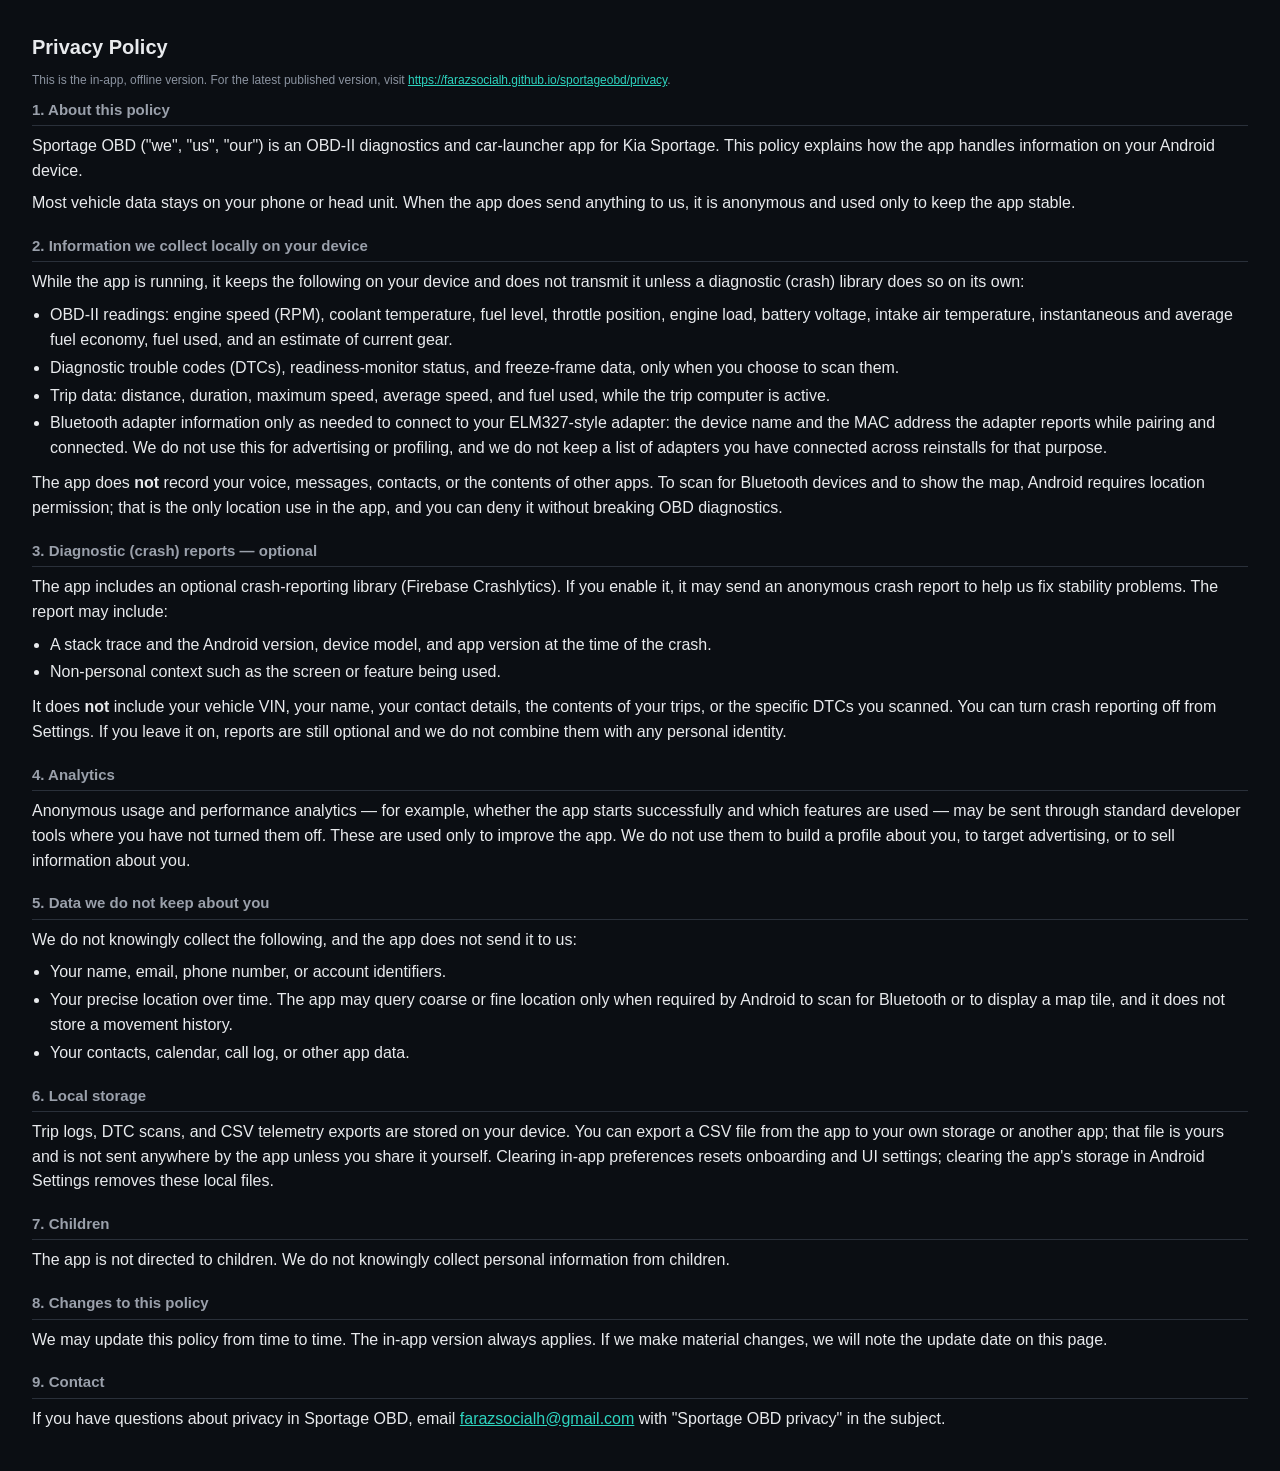
<file: android/app/src/main/res/raw/privacy_policy.html>
<!doctype html>
<html lang="en">
<head>
<meta charset="utf-8" />
<meta name="viewport" content="width=device-width, initial-scale=1" />
<title>Privacy Policy — Sportage OBD</title>
<style>
  html, body { background: #0b0e13; color: #e8eaed; font-family: -apple-system, "Segoe UI", Roboto, sans-serif; margin: 0; padding: 16px; line-height: 1.55; }
  a { color: #2dd4bf; word-break: break-word; }
  h1 { font-size: 20px; margin: 0 0 4px; }
  h2 { font-size: 15px; margin: 18px 0 6px; color: #9aa0ab; border-bottom: 1px solid #2a303a; padding-bottom: 4px; }
  h2:first-of-type { margin-top: 0; }
  p { margin: 8px 0; }
  ul { margin: 6px 0 10px; padding-left: 18px; }
  li { margin: 3px 0; }
  .small { color: #8b93a0; font-size: 12px; }
  .card { background: #11161d; border: 1px solid #1f252e; border-radius: 10px; padding: 12px; margin-top: 10px; }
</style>
</head>
<body>
<h1>Privacy Policy</h1>

<p class="small">This is the in-app, offline version. For the latest published version, visit <a href="https://farazsocialh.github.io/sportageobd/privacy">https://farazsocialh.github.io/sportageobd/privacy</a>.</p>

<h2>1. About this policy</h2>
<p>Sportage OBD ("we", "us", "our") is an OBD-II diagnostics and car-launcher app for Kia Sportage. This policy explains how the app handles information on your Android device.</p>
<p>Most vehicle data stays on your phone or head unit. When the app does send anything to us, it is anonymous and used only to keep the app stable.</p>

<h2>2. Information we collect locally on your device</h2>
<p>While the app is running, it keeps the following on your device and does not transmit it unless a diagnostic (crash) library does so on its own:</p>
<ul>
  <li>OBD-II readings: engine speed (RPM), coolant temperature, fuel level, throttle position, engine load, battery voltage, intake air temperature, instantaneous and average fuel economy, fuel used, and an estimate of current gear.</li>
  <li>Diagnostic trouble codes (DTCs), readiness-monitor status, and freeze-frame data, only when you choose to scan them.</li>
  <li>Trip data: distance, duration, maximum speed, average speed, and fuel used, while the trip computer is active.</li>
  <li>Bluetooth adapter information only as needed to connect to your ELM327-style adapter: the device name and the MAC address the adapter reports while pairing and connected. We do not use this for advertising or profiling, and we do not keep a list of adapters you have connected across reinstalls for that purpose.</li>
</ul>
<p>The app does <b>not</b> record your voice, messages, contacts, or the contents of other apps. To scan for Bluetooth devices and to show the map, Android requires location permission; that is the only location use in the app, and you can deny it without breaking OBD diagnostics.</p>

<h2>3. Diagnostic (crash) reports — optional</h2>
<p>The app includes an optional crash-reporting library (Firebase Crashlytics). If you enable it, it may send an anonymous crash report to help us fix stability problems. The report may include:</p>
<ul>
  <li>A stack trace and the Android version, device model, and app version at the time of the crash.</li>
  <li>Non-personal context such as the screen or feature being used.</li>
</ul>
<p>It does <b>not</b> include your vehicle VIN, your name, your contact details, the contents of your trips, or the specific DTCs you scanned. You can turn crash reporting off from Settings. If you leave it on, reports are still optional and we do not combine them with any personal identity.</p>

<h2>4. Analytics</h2>
<p>Anonymous usage and performance analytics — for example, whether the app starts successfully and which features are used — may be sent through standard developer tools where you have not turned them off. These are used only to improve the app. We do not use them to build a profile about you, to target advertising, or to sell information about you.</p>

<h2>5. Data we do not keep about you</h2>
<p>We do not knowingly collect the following, and the app does not send it to us:</p>
<ul>
  <li>Your name, email, phone number, or account identifiers.</li>
  <li>Your precise location over time. The app may query coarse or fine location only when required by Android to scan for Bluetooth or to display a map tile, and it does not store a movement history.</li>
  <li>Your contacts, calendar, call log, or other app data.</li>
</ul>

<h2>6. Local storage</h2>
<p>Trip logs, DTC scans, and CSV telemetry exports are stored on your device. You can export a CSV file from the app to your own storage or another app; that file is yours and is not sent anywhere by the app unless you share it yourself. Clearing in-app preferences resets onboarding and UI settings; clearing the app's storage in Android Settings removes these local files.</p>

<h2>7. Children</h2>
<p>The app is not directed to children. We do not knowingly collect personal information from children.</p>

<h2>8. Changes to this policy</h2>
<p>We may update this policy from time to time. The in-app version always applies. If we make material changes, we will note the update date on this page.</p>

<h2>9. Contact</h2>
<p>If you have questions about privacy in Sportage OBD, email <a href="mailto:farazsocialh@gmail.com">farazsocialh@gmail.com</a> with "Sportage OBD privacy" in the subject.</p>
</body>
</html>
</file>
